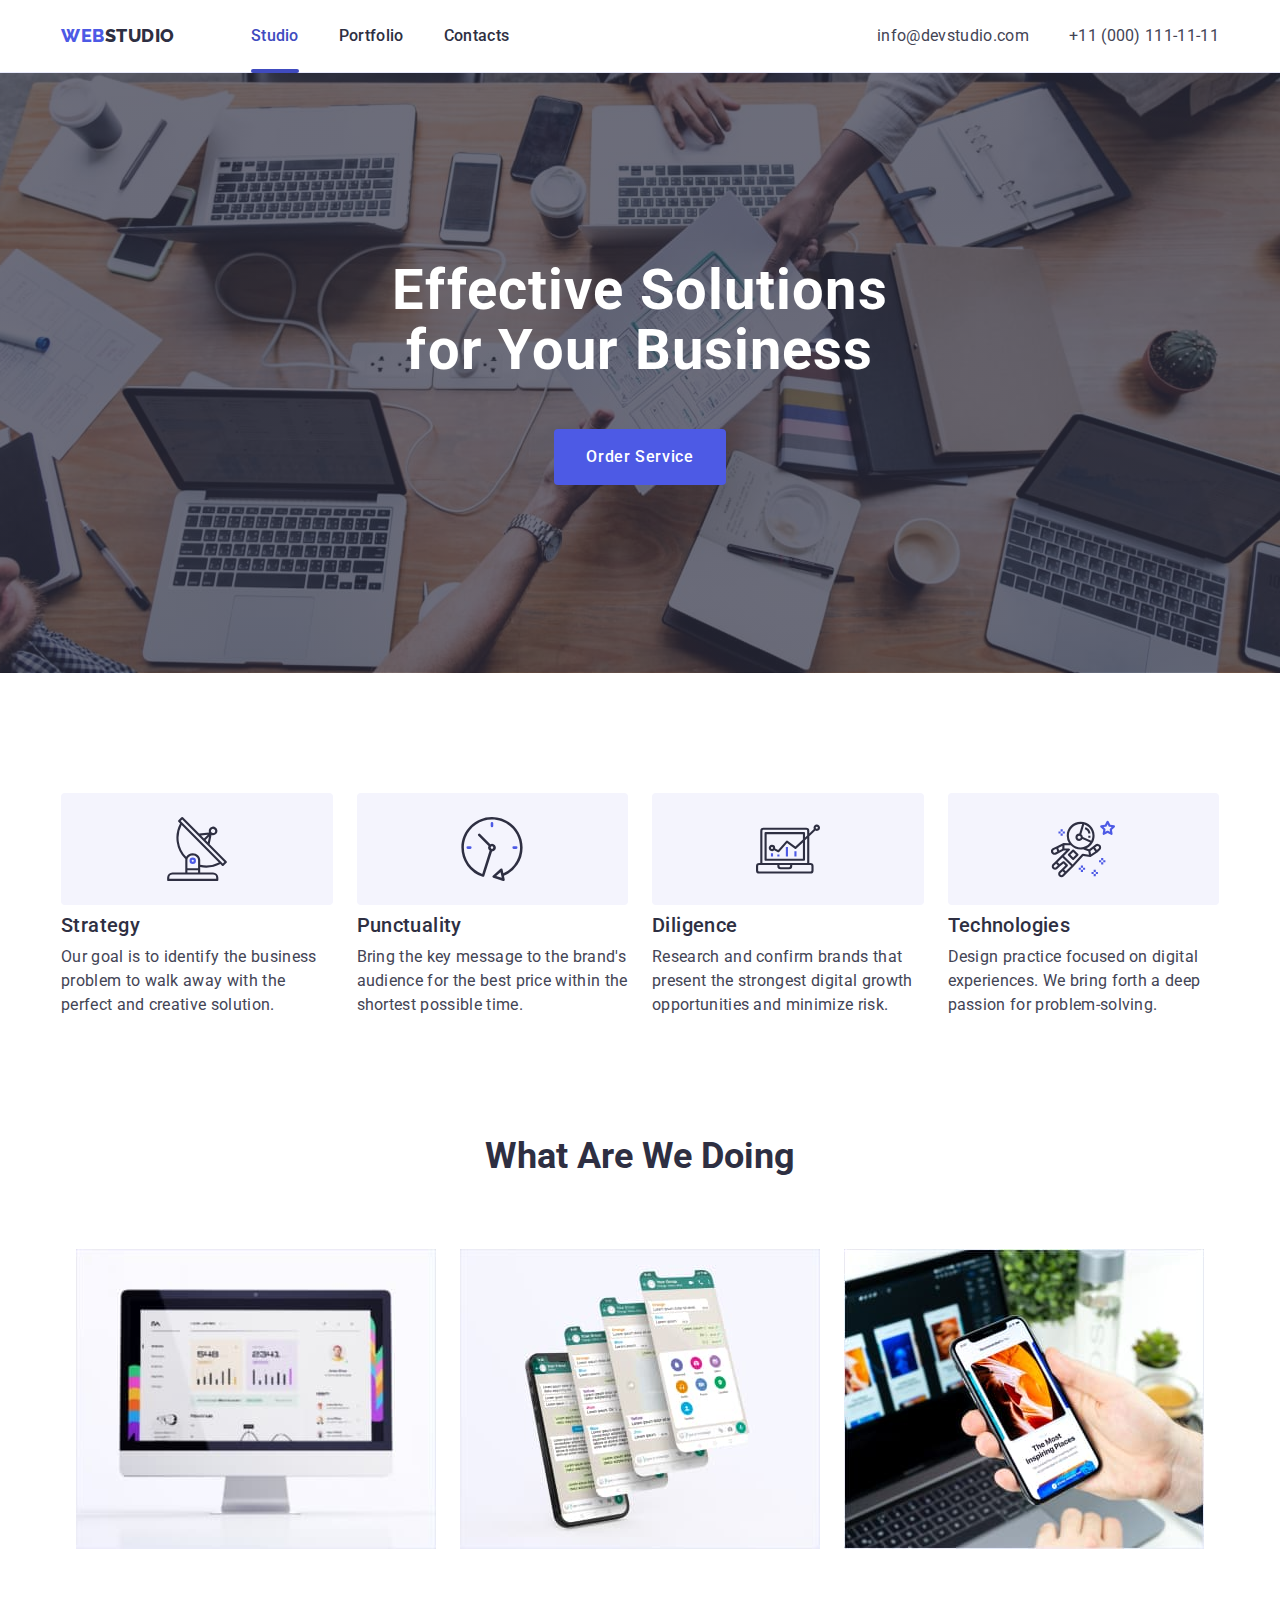
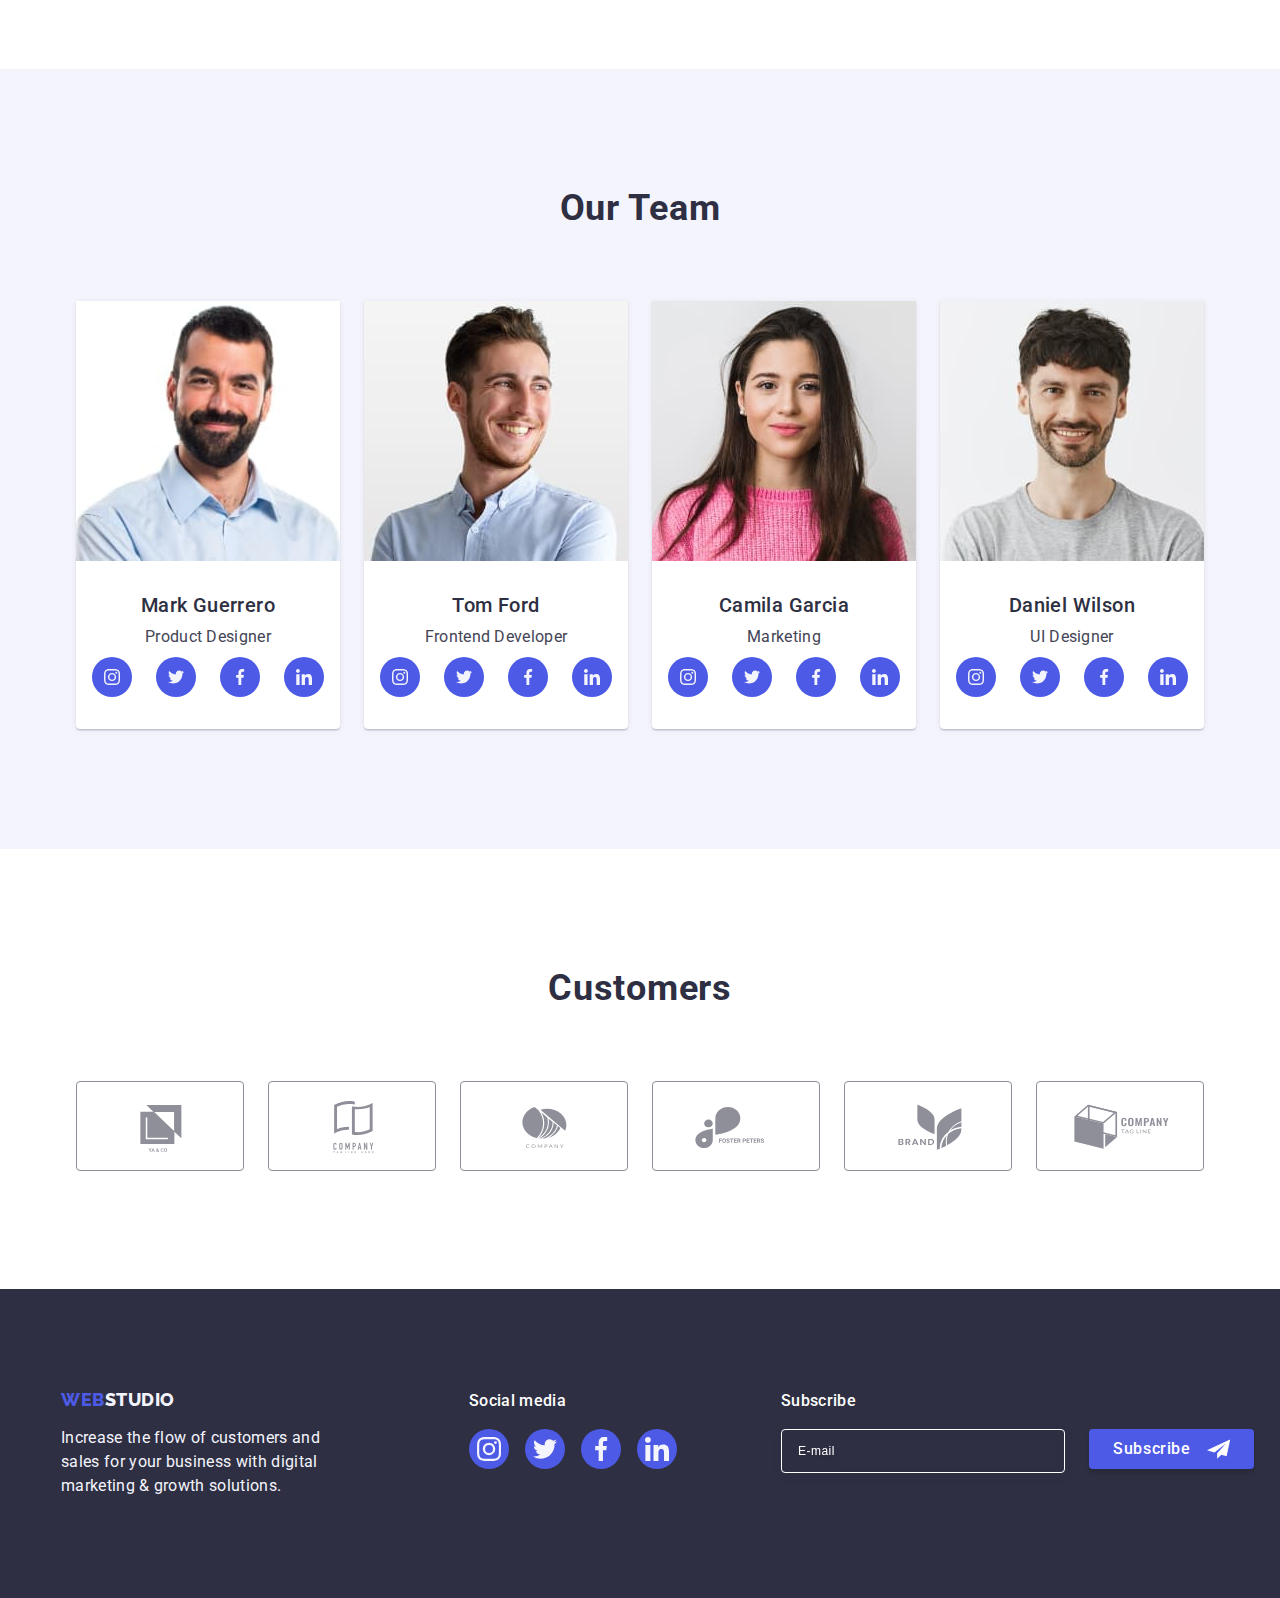
<file: index.html>
<!DOCTYPE html>
<html lang="en">

<head>
    <meta charset="UTF-8">
    <meta name="viewport" content="width=device-width, initial-scale=1.0">
    <title>Web Studio (Version 4.0)</title>

    <link rel="preconnect" href="https://fonts.googleapis.com">
    <link rel="preconnect" href="https://fonts.gstatic.com" crossorigin>

    <link
        href="https://fonts.googleapis.com/css2?family=Raleway:wght@800&family=Roboto:wght@400;500;700;900&display=swap"
        rel="stylesheet">

    <link rel="stylesheet" href="https://cdnjs.cloudflare.com/ajax/libs/modern-normalize/2.0.0/modern-normalize.min.css"
        integrity="sha512-4xo8blKMVCiXpTaLzQSLSw3KFOVPWhm/TRtuPVc4WG6kUgjH6J03IBuG7JZPkcWMxJ5huwaBpOpnwYElP/m6wg=="
        crossorigin="anonymous" referrerpolicy="no-referrer" />

    <link rel="stylesheet" href="./css/styles.css">
    <link rel="stylesheet" href="./css/media.css">
</head>

<body>

    <header class="header">
        <div class="container header-container">
            <nav class="header-nav">
                <a class="header-logo link " href="./index.html">Web<span class="header-logo-acssent">Studio</span></a>
                <ul class="header-menu list">
                    <li class="header-menu-imet"><a class="header-menu-list link current" href="./index.html">Studio</a>
                    </li>
                    <li class="header-menu-imet"><a class="header-menu-list link" href="./portfolio.html">Portfolio</a>
                    </li>
                    <li class="header-menu-imet"><a class="header-menu-list link" href="">Contacts</a></li>
                </ul>
            </nav>
            <address class="header-address-menu">
                <ul class="header-address list">
                    <li class="header-address-item"><a class="header-address-list link"
                            href="mailto:info@devstudio.com">info@devstudio.com</a></li>
                    <li class="header-address-item"><a class="header-address-list link" href="tel:+110001111111">+11
                            (000) 111-11-11</a></li>
                </ul>
            </address>
            <button type="button" class="header-but-icon" data-menu-open> 
                <svg class="header-button-icon" width="32" height="22">
                <use href="./images/icons.svg#icon-menu-hamburger"></use>
            </svg>
        </button>
        <div class="mob-menu is-hidden" data-menu>
            <div>
            <button type="button" class="mob-close-but" data-menu-close>
                <svg class="mob-close" width="8" height="8">
                    <use href="./images/icons.svg#icon-close-black-18dp-2-1"></use>
                </svg>
            </button>
            <nav>
            <ul class="mob-menu-nav list">
                <li class="mob-menu-imet"><a class="mob-menu-list link  mob-studio" href="./index.html">Studio</a>
                </li>
                <li class="mob-menu-imet"><a class="mob-menu-list link" href="./portfolio.html">Portfolio</a>
                </li>
                <li class="mob-menu-imet"><a class="mob-menu-list link" href="">Contacts</a>
                </li>
            </ul>
        </nav>
        </div>
            <div>
            <address class="mob-address-menu">
                <ul class="mob-address list">
                    <li class="mob-address-tel"><a class="mob-address-list link" href="tel:+110001111111">+11
                        (000) 111-11-11</a></li>
                    <li class="mob-address-mail"><a class="mob-address-list-tel link"
                            href="mailto:info@devstudio.com">info@devstudio.com</a></li>
                </ul>
            </address>
            <ul class="mob-social-list">
                <li class="mob-list-icon list">
                    <a class="mob-icon-link link" href="">
                        <svg class="mob-soclink-icon" width="24" height="24">
                            <use href="./images/icons.svg#icon-instagram-2"></use>
                        </svg>
                    </a>
                </li>
                <li class="mob-list-icon list">
                    <a class="mob-icon-link link" href="">
                        <svg class="mob-soclink-icon" width="24" height="24">
                            <use href="./images/icons.svg#icon-twitter-1"></use>
                        </svg>
                    </a>
                </li>
                <li class="mob-list-icon list">
                    <a class="mob-icon-link link" href="">
                        <svg class="mob-soclink-icon" width="24" height="24">
                            <use href="./images/icons.svg#icon-facebook-1"></use>
                        </svg>
                    </a>
                </li>
                <li class="mob-list-icon list">
                    <a class="mob-icon-link link" href="">
                        <svg class="mob-soclink-icon" width="24" height="24">
                            <use href="./images/icons.svg#icon-linkedin-1"></use>
                        </svg>
                    </a>
                </li>
            </ul>
        </div>
        </div>
        </div>
    </header>

    <main>
        <section class="hero">
            <div class="container container-hero">
                <h1 class="hero-title">Effective Solutions
                    for Your Business</h1>
                <button type="button" class="hero-button" data-modal-open>Order Service</button>
            </div>
        </section>
        <section class="benefits">
            <div class="container benefits-container">
                <h2 class="visually-hidden">principle</h2>
                <ul class="benefits-list list">
                    <li class="benefits-item">
                        <div class="benefits-icon">
                            <svg class="benefits-list-icon" width="64" height="64">
                                <use href="./images/icons.svg#icon-antenna-1"></use>
                            </svg>
                        </div>
                        <h3 class="benefits-subtitle">Strategy</h3>
                        <p class="benefits-item-text">Our goal is to identify the business
                            problem to walk away with the perfect and creative solution.
                        </p>
                    </li>
                    <li class="benefits-item">
                        <div class="benefits-icon">
                            <svg class="benefits-list-icon" width="64" height="64">
                                <use href="./images/icons.svg#icon-clock-1"></use>
                            </svg>
                        </div>
                        <h3 class="benefits-subtitle">Punctuality</h3>
                        <p class="benefits-item-text">
                            Bring the key message to the brand's audience for the best price within the shortest
                            possible time.
                        </p>
                    </li>
                    <li class="benefits-item">
                        <div class="benefits-icon">
                            <svg class="benefits-list-icon" width="64" height="64">
                                <use href="./images/icons.svg#icon-diagram-1"></use>
                            </svg>
                        </div>
                        <h3 class="benefits-subtitle">Diligence</h3>
                        <p class="benefits-item-text">
                            Research and confirm brands that present the strongest digital growth opportunities and
                            minimize risk.
                        </p>
                    </li>
                    <li class="benefits-item">
                        <div class="benefits-icon">
                            <svg class="benefits-list-icon" width="64" height="64">
                                <use href="./images/icons.svg#icon-astronaut-1"></use>
                            </svg>
                        </div>
                        <h3 class="benefits-subtitle">Technologies</h3>
                        <p class="benefits-item-text">
                            Design practice focused on digital experiences. We bring forth a deep passion for
                            problem-solving.
                        </p>
                    </li>
                </ul>
            </div>
        </section>
        <section class="doing">
            <div class="container doing-container">
                <h2 class="doing-subtitle">What are we doing</h2>
                <ul class="doing-list list">
                    <li class="doing-item">
                        <img 
                        srcset="
                        ./images/monitor.jpg 1x, 
                        ./images/img-1-2x.jpg 2x"
                        src="./images/monitor.jpg" alt="Monitor" width="360" class="doing-img" />
                    </li>
                    <li class="doing-item">
                        <img 
                        srcset="
                        ./images/skreen3.jpg 1x, 
                        ./images/img-2-2x.jpg 2x"
                        src="./images/skreen3.jpg" alt="skreen" width="360" class="doing-img" />
                    </li>
                    <li class="doing-item">
                        <img 
                        srcset="
                        ./images/imgphone.jpg 1x, 
                        ./images/img-3-2x.jpg 2x"
                        src="./images/imgphone.jpg" alt="imghpone" width="360" class="doing-img" />
                    </li>
                </ul>
            </div>
        </section>
        <section class="team">
            <div class="container team-container">
                <h2 class="team-title">Our Team</h2>
                <ul class="title-list list">
                    <li class="team-item">
                        <img 
                        srcset="
                        ./images/mark1.jpg 1x, 
                        ./images/mark1-2x.jpg 2x"
                        src="./images/mark1.jpg" alt="mark" width="264" height="260" />
                        <div class="subtitle-name">
                            <h3 class="team-subtitle">Mark Guerrero</h3>
                            <p class="team-subtitle-text">Product Designer</p>
                            <ul class="team-social-list">
                                <li class="team-list-icon list">
                                    <a class="team-icon-link link" href="">
                                        <svg class="team-soclink-icon" width="16" height="16">
                                            <use href="./images/icons.svg#icon-instagram-2"></use>
                                        </svg>
                                    </a>
                                </li>
                                <li class="team-list-icon list">
                                    <a class="team-icon-link link" href="">
                                        <svg class="team-soclink-icon" width="16" height="16">
                                            <use href="./images/icons.svg#icon-twitter-1"></use>
                                        </svg>
                                    </a>
                                </li>
                                <li class="team-list-icon list">
                                    <a class="team-icon-link link" href="">
                                        <svg class="team-soclink-icon" width="16" height="16">
                                            <use href="./images/icons.svg#icon-facebook-1"></use>
                                        </svg>
                                    </a>
                                </li>
                                <li class="team-list-icon list">
                                    <a class="team-icon-link link" href="">
                                        <svg class="team-soclink-icon" width="16" height="16">
                                            <use href="./images/icons.svg#icon-linkedin-1"></use>
                                        </svg>
                                    </a>
                                </li>
                            </ul>
                        </div>
                    </li>
                    <li class="team-item">
                        <img 
                        srcset="
                        ./images/tom1.jpg 1x, 
                        ./images/tom1-2x.jpg 2x"
                        src="./images/tom1.jpg" alt="tom" width="264" height="260" />
                        <div class="subtitle-name">
                            <h3 class="team-subtitle">Tom Ford</h3>
                            <p class="team-subtitle-text">Frontend Developer</p>
                            <ul class="team-social-list">
                                <li class="team-list-icon list">
                                    <a class="team-icon-link link" href="">
                                        <svg class="team-soclink-icon" width="16" height="16">
                                            <use href="./images/icons.svg#icon-instagram-2"></use>
                                        </svg>
                                    </a>
                                </li>
                                <li class="team-list-icon list"><a class="team-icon-link link" href="">
                                        <svg class="team-soclink-icon" width="16" height="16">
                                            <use href="./images/icons.svg#icon-twitter-1"></use>
                                        </svg>
                                    </a>
                                </li>
                                <li class="team-list-icon list"><a class="team-icon-link link" href="">
                                        <svg class="team-soclink-icon" width="16" height="16">
                                            <use href="./images/icons.svg#icon-facebook-1"></use>
                                        </svg>
                                    </a>
                                </li>
                                <li class="team-list-icon list"><a class="team-icon-link link" href="">
                                        <svg class="team-soclink-icon" width="16" height="16">
                                            <use href="./images/icons.svg#icon-linkedin-1"></use>
                                        </svg>
                                    </a>
                                </li>
                            </ul>
                        </div>
                    </li>
                    <li class="team-item">
                        <img 
                        srcset="
                        ./images/kamilla1.jpg 1x, 
                        ./images/kamilla1-2x.jpg 2x"
                        src="./images/kamilla1.jpg" alt="kamilla" width="264" height="260" />
                        <div class="subtitle-name">
                            <h3 class="team-subtitle">Camila Garcia</h3>
                            <p class="team-subtitle-text">Marketing</p>
                            <ul class="team-social-list">
                                <li class="team-list-icon list">
                                    <a class="team-icon-link link" href="">
                                        <svg class="team-soclink-icon" width="16" height="16">
                                            <use href="./images/icons.svg#icon-instagram-2"></use>
                                        </svg>
                                    </a>
                                </li>
                                <li class="team-list-icon list"><a class="team-icon-link link" href="">
                                        <svg class="team-soclink-icon" width="16" height="16">
                                            <use href="./images/icons.svg#icon-twitter-1"></use>
                                        </svg>
                                    </a></li>
                                <li class="team-list-icon list"><a class="team-icon-link link" href="">
                                        <svg class="team-soclink-icon" width="16" height="16">
                                            <use href="./images/icons.svg#icon-facebook-1"></use>
                                        </svg>
                                    </a></li>
                                <li class="team-list-icon list"><a class="team-icon-link link" href="">
                                        <svg class="team-soclink-icon" width="16" height="16">
                                            <use href="./images/icons.svg#icon-linkedin-1"></use>
                                        </svg>
                                    </a></li>
                            </ul>
                        </div>
                    </li>
                    <li class="team-item">
                        <img 
                        srcset="
                        ./images/daniel11.jpg 1x, 
                        ./images/daniel11-2x.jpg 2x"
                        src="./images/daniel11.jpg" alt="daniel" width="264" height="260" />
                        <div class="subtitle-name">
                            <h3 class="team-subtitle">Daniel Wilson</h3>
                            <p class="team-subtitle-text">UI Designer</p>
                            <ul class="team-social-list">
                                <li class="team-list-icon list">
                                    <a class="team-icon-link link" href="">
                                        <svg class="team-soclink-icon" width="16" height="16">
                                            <use href="./images/icons.svg#icon-instagram-2"></use>
                                        </svg>
                                    </a>
                                </li>
                                <li class="team-list-icon list"><a class="team-icon-link link" href="">
                                        <svg class="team-soclink-icon" width="16" height="16">
                                            <use href="./images/icons.svg#icon-twitter-1"></use>
                                        </svg>
                                    </a></li>
                                <li class="team-list-icon list"><a class="team-icon-link link" href="">
                                        <svg class="team-soclink-icon" width="16" height="16">
                                            <use href="./images/icons.svg#icon-facebook-1"></use>
                                        </svg>
                                    </a></li>
                                <li class="team-list-icon list"><a class="team-icon-link link" href="">
                                        <svg class="team-soclink-icon" width="16" height="16">
                                            <use href="./images/icons.svg#icon-linkedin-1"></use>
                                        </svg>
                                    </a></li>
                            </ul>
                        </div>
                    </li>
                </ul>
            </div>
        </section>
        <section class="customers-block">
            <div class="container">
                <h2 class="customers-title">Customers</h2>
                <ul class="customers-list list">
                    <li class="customers-item ">
                        <a class="customers-link link" href="">
                            <svg class="customers-icon" width="104" height="56">
                                <use href="./images/icons.svg#icon-Logo"></use>
                            </svg>
                        </a>
                    </li>
                    <li class="customers-item">
                        <a class="customers-link link" href="">
                            <svg class="customers-icon" width="104" height="56">
                                <use href="./images/icons.svg#icon-Logo1"></use>
                            </svg>
                        </a>
                    </li>
                    <li class="customers-item">
                        <a class="customers-link link" href="">
                            <svg class="customers-icon" width="104" height="56">
                                <use href="./images/icons.svg#icon-Logo2"></use>
                            </svg>
                        </a>
                    </li>
                    <li class="customers-item">
                        <a class="customers-link link" href="">
                            <svg class="customers-icon" width="104" height="56">
                                <use href="./images/icons.svg#icon-Logo3"></use>
                            </svg>
                        </a>
                    </li>
                    <li class="customers-item">
                        <a class="customers-link link" href="">
                            <svg class="customers-icon" width="104" height="56">
                                <use href="./images/icons.svg#icon-Logo4"></use>
                            </svg>
                        </a>
                    </li>
                    <li class="customers-item">
                        <a class="customers-link link" href="">
                            <svg class="customers-icon" width="104" height="56">
                                <use href="./images/icons.svg#icon-Logo5"></use>
                            </svg>
                        </a>
                    </li>
                </ul>
            </div>
        </section>
    </main>
    <footer id="footer" class="footer">
        <div class="container-foot container">
            <div class="container-footer">
                <a class="footer-logo link" href="./index.html">Web<span class="footer-logo-acssent">Studio</span></a>
                <p class="footer-text">
                    Increase the flow of customers and sales for your business with digital marketing & growth
                    solutions.
                </p>
            </div>
            <div class="footer-social">
                <p class="footer-social-text">Social media</p>
                <ul class="footer-social-list">
                    <li class="footer-list-icon list">
                        <a class="footer-icon-link link" href="">
                            <svg class="footer-soclink-icon" width="24" height="24">
                                <use href="./images/icons.svg#icon-instagram-2"></use>
                            </svg>
                        </a>
                    </li>
                    <li class="footer-list-icon list">
                        <a class="footer-icon-link link" href="">
                            <svg class="footer-soclink-icon" width="24" height="24">
                                <use href="./images/icons.svg#icon-twitter-1"></use>
                            </svg>
                        </a>
                    </li>
                    <li class="footer-list-icon list">
                        <a class="footer-icon-link link" href="">
                            <svg class="footer-soclink-icon" width="24" height="24">
                                <use href="./images/icons.svg#icon-facebook-1"></use>
                            </svg>
                        </a>
                    </li>
                    <li class="footer-list-icon list">
                        <a class="footer-icon-link link" href="">
                            <svg class="footer-soclink-icon" width="24" height="24">
                                <use href="./images/icons.svg#icon-linkedin-1"></use>
                            </svg>
                        </a>
                    </li>
                </ul>
            </div>
            <div class="footer-form">
                <p class="footer-email-text">Subscribe</p>
                <form name="E-mail" class="footer-email">
                    <label for="email-label" class="footer-label">
                        <input type="email" name="email" class="footer-input-email" 
                        placeholder="E-mail"
                            id="email-label"/></label>
                        <button type="submit" class="button-footer">Subscribe
                            <svg class="footer-icon-send" width="24" height="24">
                                <use href="./images/icons.svg#icon-Frame-3-1"></use>
                            </svg>
                        </button>
                        </form>
            </div>
        </div>
    </footer>

    <div class="backqgroup is-hidden" data-modal>
        <div class="modal">
            <button type="button" class="modal-close-button" data-modal-close>
                <svg class="data-modal-close" width="8" height="8">
                    <use href="./images/icons.svg#icon-close-black-18dp-2-1"></use>
                </svg>
            </button>
            <p class="modal-title">Leave your contacts and we will call you back</p>
            <form>
                <div class="modal-field">
                    <label for="user-name" class="input-label">Name</label>
                    <div class="input-wrap">
                        <input type="text" name="user-name" class="modal-input" placeholder="Enter name"
                            id="user-name" />
                        <svg class="modal-field-icon" width="18" height="24">
                            <use href="./images/icons.svg#icon-person"></use>
                        </svg>
                    </div>
                </div>
                <div class="modal-field">
                    <label for="user-phone" class="input-label">Phone</label>
                    <div class="input-wrap">
                        <input type="tel" name="user-phone" class="modal-input" placeholder="Enter phone"
                            id="user-phone" />
                        <svg class="modal-field-icon" width="18" height="24">
                            <use href="./images/icons.svg#icon-phone"></use>
                        </svg>
                    </div>
                </div>
                <div class="modal-field">
                    <label for="user-email" class="input-label">Email</label>
                    <div class="input-wrap">
                        <input type="email" name="user-email" class="modal-input" placeholder="Enter email"
                            id="user-email" />
                        <svg class="modal-field-icon" width="18" height="24">
                            <use href="./images/icons.svg#icon-email"></use>
                        </svg>
                    </div>
                </div>
                <div class="modal-field-comm">
                    <label for="user-comment" class="input-label">Comment</label>
                    <textarea name="user-comment" id="user-comment" class="modal-textarea" cols="30" rows="10"
                        placeholder="Text input"></textarea>
                </div>
                <div class="modal-check">
                    <input type="checkbox" name="user-privacy" 
                    id="user-privacy" value="true" 
                    class="input-checkbox visually-hidden"/>
                    <label for="user-privacy" class="user-check-text">
                        <span class="modal-span">
                            <svg class="chek-icon" width="10" height="8">
                                <use href="./images/icons.svg#icon-Vector1">
                                </use>
                            </svg>
                        </span>
                        I accept the terms and conditions of the
                        <a href="" class="privacy-policy">Privacy Policy</a>
                    </label>
                </div>
                <button type="submit" class="button-modal">Send</button>
            </form>
        </div>
    </div>

    <script src="./js/modal.js"></script>
    <script src="./js/mobile-menu.js"></script>

</body>


</html>
</file>
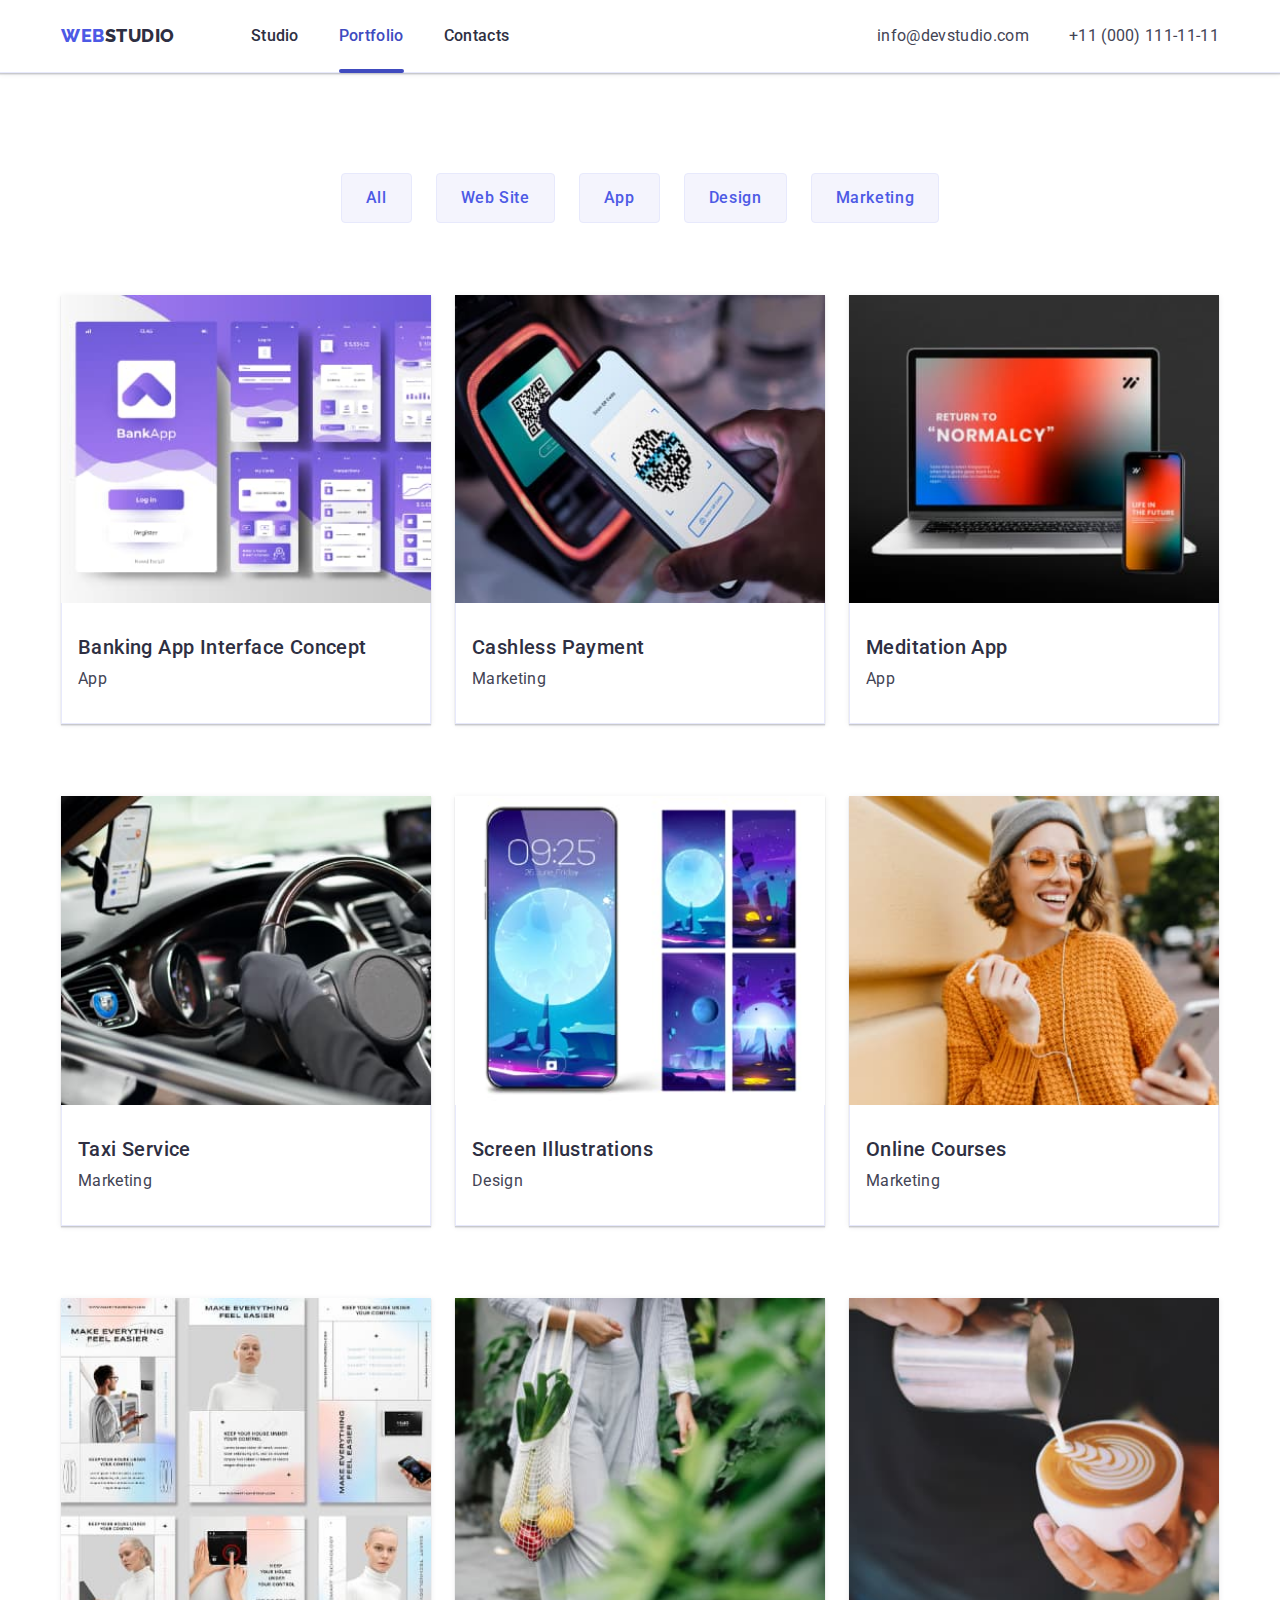
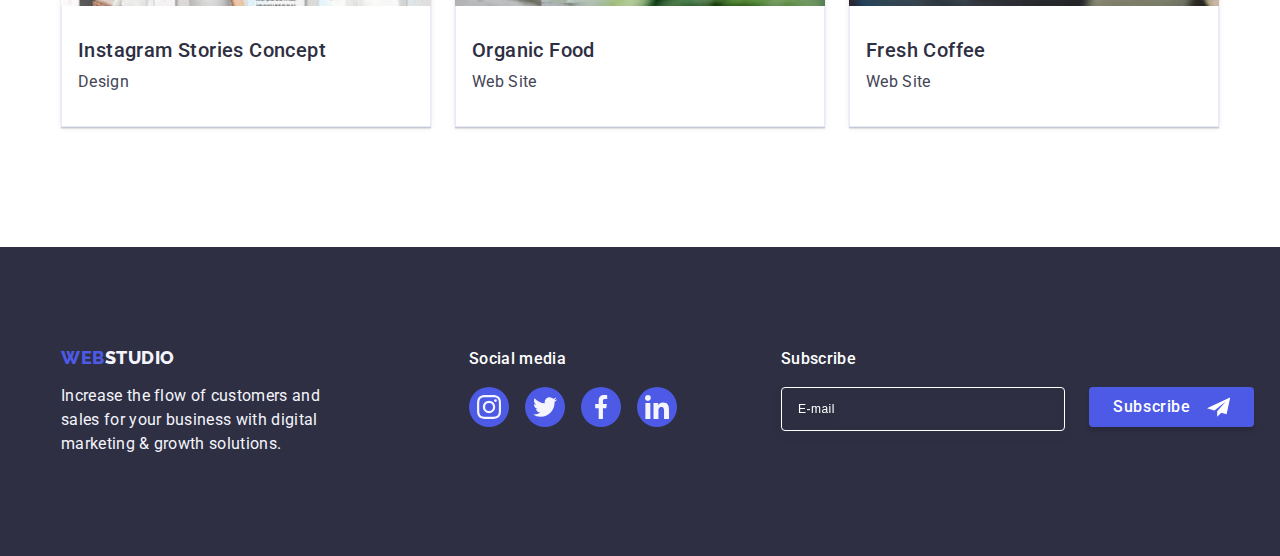
<file: portfolio.html>
<!DOCTYPE html>
<html lang="en">

<head>
    <meta charset="UTF-8">
    <meta name="viewport" content="width=device-width, initial-scale=1.0">
    <title>Portfolio</title>
    <link rel="preconnect" href="https://fonts.googleapis.com">
    <link rel="preconnect" href="https://fonts.gstatic.com" crossorigin>

    <link
        href="https://fonts.googleapis.com/css2?family=Raleway:wght@800&family=Roboto:wght@400;500;700;900&display=swap"
        rel="stylesheet">

    <link rel="stylesheet" href="https://cdnjs.cloudflare.com/ajax/libs/modern-normalize/2.0.0/modern-normalize.min.css"
        integrity="sha512-4xo8blKMVCiXpTaLzQSLSw3KFOVPWhm/TRtuPVc4WG6kUgjH6J03IBuG7JZPkcWMxJ5huwaBpOpnwYElP/m6wg=="
        crossorigin="anonymous" referrerpolicy="no-referrer" />

    <link rel="stylesheet" href="./css/styles.css">
    <link rel="stylesheet" href="./css/media.css">
</head>

<body>
    <header class="header">
        <div class="container header-container">
            <nav class="header-nav">
                <a class="header-logo link" href="./index.html">Web<span class="header-logo-acssent">Studio</span></a>
                <ul class="header-menu list">
                    <li class="header-menu-imet"><a class="header-menu-list link" href="./index.html">Studio</a></li>
                    <li class="header-menu-imet"><a class="header-menu-list link current"
                            href="./portfolio.html">Portfolio</a></li>
                    <li class="header-menu-imet"><a class="header-menu-list link " href="">Contacts</a></li>
                </ul>
            </nav>
            <address class="header-address">
                <ul class="header-address list">
                    <li class="header-address-item"><a class="header-address-list link"
                            href="mailto:info@devstudio.com">info@devstudio.com</a></li>
                    <li class="header-address-item"><a class="header-address-list link" href="tel:+110001111111">+11
                            (000) 111-11-11</a></li>
                </ul>
            </address>
            <button type="button" class="header-but-icon" data-menu-open> 
                <svg class="header-button-icon" width="32" height="22">
                <use href="./images/icons.svg#icon-menu-hamburger"></use>
            </svg>
        </button>
        <div class="mob-menu is-hidden" data-menu>
            <div>
            <button type="button" class="mob-close-but" data-menu-close>
                <svg class="mob-close" width="8" height="8">
                    <use href="./images/icons.svg#icon-close-black-18dp-2-1"></use>
                </svg>
            </button>
            <ul class="mob-menu-nav list">
                <li class="mob-menu-imet"><a class="mob-menu-list link current" href="./index.html">Studio</a>
                </li>
                <li class="mob-menu-imet"><a class="mob-menu-list link" href="./portfolio.html">Portfolio</a>
                </li>
                <li class="mob-menu-imet"><a class="mob-menu-list link" href="">Contacts</a>
                </li>
            </ul>
        </div>
            <div>
            <address class="mob-address-menu">
                <ul class="mob-address list">
                    <li class="mob-address-tel"><a class="mob-address-list link" href="tel:+110001111111">+11
                        (000) 111-11-11</a></li>
                    <li class="mob-address-mail"><a class="mob-address-list-tel link"
                            href="mailto:info@devstudio.com">info@devstudio.com</a></li>
                </ul>
            </address>
            <ul class="mob-social-list">
                <li class="mob-list-icon list">
                    <a class="mob-icon-link link" href="">
                        <svg class="mob-soclink-icon" width="24" height="24">
                            <use href="./images/icons.svg#icon-instagram-2"></use>
                        </svg>
                    </a>
                </li>
                <li class="mob-list-icon list">
                    <a class="mob-icon-link link" href="">
                        <svg class="mob-soclink-icon" width="24" height="24">
                            <use href="./images/icons.svg#icon-twitter-1"></use>
                        </svg>
                    </a>
                </li>
                <li class="mob-list-icon list">
                    <a class="mob-icon-link link" href="">
                        <svg class="mob-soclink-icon" width="24" height="24">
                            <use href="./images/icons.svg#icon-facebook-1"></use>
                        </svg>
                    </a>
                </li>
                <li class="mob-list-icon list">
                    <a class="mob-icon-link link" href="">
                        <svg class="mob-soclink-icon" width="24" height="24">
                            <use href="./images/icons.svg#icon-linkedin-1"></use>
                        </svg>
                    </a>
                </li>
            </ul>
        </div>
        </div>
            
        </div>
    </header>

    <main>
        <section class="button">
            <div class="container">
                <h1 class=" menu-button visually-hidden">btn</h1>
                <ul class="button-list list">
                    <li class="button-item"><button type="button" class="button-main">All</button></li>
                    <li class="button-item"><button type="button" class="button-main">Web Site</button></li>
                    <li class="button-item"><button type="button" class="button-main">App</button></li>
                    <li class="button-item"><button type="button" class="button-main">Design</button></li>
                    <li class="button-item"><button type="button" class="button-main">Marketing</button></li>
                </ul>
                <ul class="content-list list">
                    <li class="content-item">
                        <a href="content-dodatkov" class="content-dodatkov link">
                            <div class="content-block">
                                <picture>
                                    <source
                                    srcset="
                                    ./images/banking-app-interface-concept.jpg 1x,
                                    ./images/banking-app-interface-concept-2x.jpg 2x
                                    "
                                    media="(min-width: 1158px)">
                                    <source
                                    srcset="
                                    ./images/banking-app-interface-concept-tab.jpg 1x,
                                    ./images/banking-app-interface-concept-tab-2x.jpg 2x
                                    "
                                    media="(min-width: 768px)">
                                    <source
                                    srcset="
                                    ./images/banking-app-interface-concept-mob.jpg 1x,
                                    ./images/banking-app-interface-concept-mob-2x.jpg 2x
                                    "
                                    media="(min-width: 320px)">
                                    <img src="./images/banking-app-interface-concept.jpg"
                                    alt="banking-app-interface-concept" width="396" class="content-img" />
                                </picture>
                                <p class="content-text-over">14 Stylish and User-Friendly App Design Concepts · Task
                                    Manager App · Calorie Tracker App · Exotic Fruit Ecommerce App · Cloud Storage App
                                </p>
                            </div>
                            <div class="content-text-bort">
                                <h2 class="content-subtitle">Banking App Interface Concept</h2>
                                <p class="content-text">App</p>
                            </div>
                        </a>
                    </li>
                    <li class="content-item">
                        <a href="content-dodatkov" class="content-dodatkov link">
                            <div class="content-block">
                                <picture>
                                    <source
                                    srcset="
                                    ./images/cashless-payment.jpg 1x,
                                    ./images/cashless-payment-2x.jpg 2x
                                    "
                                    media="(min-width: 1158px)">
                                    <source
                                    srcset="
                                    ./images/cashless-payment-tab.jpg 1x,
                                    ./images/cashless-payment-tab-2x.jpg 2x
                                    "
                                    media="(min-width: 768px)">
                                    <source
                                    srcset="
                                    ./images/cashless-payment-mob.jpg 1x,
                                    ./images/cashless-payment-mob-2x.jpg 2x
                                    "
                                    media="(min-width: 320px)">
                                    <img src="./images/cashless-payment.jpg" alt="cashless-payment" width="396"
                                    class="content-img" />
                                </picture>
                                <p class="content-text-over">14 Stylish and User-Friendly App Design Concepts · Task
                                    Manager App · Calorie Tracker App · Exotic Fruit Ecommerce App · Cloud Storage App
                                </p>
                            </div>
                            <div class="content-text-bort">
                                <h2 class="content-subtitle">Cashless Payment</h2>
                                <p class="content-text">Marketing</p>
                            </div>
                        </a>
                    </li>
                    <li class="content-item">
                        <a href="content-dodatkov" class="content-dodatkov link">
                            <div class="content-block">
                                <picture>
                                    <source
                                    srcset="
                                    ./images//meditation-app.jpg 1x,
                                    ./images//meditation-app-2x.jpg 2x
                                    "
                                    media="(min-width: 1158px)">
                                    <source
                                    srcset="
                                    ./images//meditation-app-tab.jpg 1x,
                                    ./images//meditation-app-tab-2x.jpg 2x
                                    "
                                    media="(min-width: 768px)">
                                    <source
                                    srcset="
                                    ./images//meditation-app-mob.jpg 1x,
                                    ./images//meditation-app-mob-2x.jpg 2x
                                    "
                                    media="(min-width: 320px)">
                                    <img src="./images/meditation-app.jpg" alt="meditation-app" width="396"
                                    class="content-img" />
                                </picture>
                                <p class="content-text-over">14 Stylish and User-Friendly App Design Concepts · Task
                                    Manager App · Calorie Tracker App · Exotic Fruit Ecommerce App · Cloud Storage App
                                </p>
                            </div>
                            <div class="content-text-bort">
                                <h2 class="content-subtitle">Meditation App</h2>
                                <p class="content-text">App</p>
                            </div>
                        </a>
                    </li>
                    <li class="content-item">
                        <a href="content-dodatkov" class="content-dodatkov link">
                            <div class="content-block">
                                <picture>
                                    <source
                                    srcset="
                                    ./images/taxi-service.jpg 1x,
                                    ./images/taxi-service-2x.jpg 2x
                                    "
                                    media="(min-width: 1158px)">
                                    <source
                                    srcset="
                                    ./images/taxi-service-tab.jpg 1x,
                                    ./images/taxi-service-tab-2x.jpg 2x
                                    "
                                    media="(min-width: 768px)">
                                    <source
                                    srcset="
                                    ./images/taxi-service-mob.jpg 1x,
                                    ./images/taxi-service-mob-2x.jpg 2x
                                    "
                                    media="(min-width: 320px)">
                                    <img src="./images/taxi-service.jpg" alt="taxi-service" width="396"
                                    class="content-img" />
                                </picture>
                                <p class="content-text-over">14 Stylish and User-Friendly App Design Concepts · Task
                                    Manager App · Calorie Tracker App · Exotic Fruit Ecommerce App · Cloud Storage App
                                </p>
                            </div>
                            <div class="content-text-bort">
                                <h2 class="content-subtitle">Taxi Service</h2>
                                <p class="content-text">Marketing</p>
                            </div>
                        </a>
                    </li>
                    <li class="content-item">
                        <a href="content-dodatkov" class="content-dodatkov link">
                            <div class="content-block">
                                <picture>
                                    <source
                                    srcset="
                                    ./images/screen-illustrations.jpg 1x,
                                    ./images/screen-illustrations-2x.jpg 2x
                                    "
                                    media="(min-width: 1158px)">
                                    <source
                                    srcset="
                                    ./images/screen-illustrations-tab.jpg 1x,
                                    ./images/screen-illustrations-tab-2x.jpg 2x
                                    "
                                    media="(min-width: 768px)">
                                    <source
                                    srcset="
                                    ./images/screen-illustrations-mob.jpg 1x,
                                    ./images/screen-illustrations-mob-2x.jpg 2x
                                    "
                                    media="(min-width: 320px)">
                                    <img src="./images/screen-illustrations.jpg" alt="screen-illustrations"
                                    width="396" class="content-img" />
                                </picture>
                                <p class="content-text-over">14 Stylish and User-Friendly App Design Concepts · Task
                                    Manager App · Calorie Tracker App · Exotic Fruit Ecommerce App · Cloud Storage App
                                </p>
                            </div>
                            <div class="content-text-bort">
                                <h2 class="content-subtitle">Screen Illustrations</h2>
                                <p class="content-text">Design</p>
                            </div>
                        </a>
                    </li>
                    <li class="content-item">
                        <a href="content-dodatkov" class="content-dodatkov link">
                            <div class="content-block">
                                <picture>
                                    <source
                                    srcset="
                                    ./images/online-courses.jpg 1x,
                                    ./images/online-courses-2x.jpg 2x
                                    "
                                    media="(min-width: 1158px)">
                                    <source
                                    srcset="
                                    ./images/online-courses-tab.jpg 1x,
                                    ./images/online-courses-tab-2x.jpg 2x
                                    "
                                    media="(min-width: 768px)">
                                    <source
                                    srcset="
                                    ./images/online-courses-mob.jpg 1x,
                                    ./images/online-courses-mob-2x.jpg 2x
                                    "
                                    media="(min-width: 320px)">
                                    <img src="./images/online-courses.jpg" alt="online-courses" width="396"
                                        class="content-img" />
                                </picture>
                                <p class="content-text-over">14 Stylish and User-Friendly App Design Concepts · Task
                                    Manager App · Calorie Tracker App · Exotic Fruit Ecommerce App · Cloud Storage App
                                </p>
                            </div>
                            <div class="content-text-bort">
                                <h2 class="content-subtitle">Online Courses</h2>
                                <p class="content-text">Marketing</p>
                            </div>
                        </a>
                    </li>
                    <li class="content-item">
                        <a href="content-dodatkov" class="content-dodatkov link">
                            <div class="content-block">
                                <picture>
                                    <source
                                    srcset="
                                    ./images/instagram-stories-concept.jpg 1x,
                                    ./images/instagram-stories-concept-2x.jpg 2x
                                    "
                                    media="(min-width: 1158px)">
                                    <source
                                    srcset="
                                    ./images/instagram-stories-concept-tab.jpg 1x,
                                    ./images/instagram-stories-concept-tab-2x.jpg 2x
                                    "
                                    media="(min-width: 768px)">
                                    <source
                                    srcset="
                                    ./images/instagram-stories-concept-mob.jpg 1x,
                                    ./images/instagram-stories-concept-mob-2x.jpg 2x
                                    "
                                    media="(min-width: 320px)">
                                    <img src="./images/instagram-stories-concept.jpg" alt="instagram-stories-concept"
                                    width="396" class="content-img" />
                                </picture>
                                <p class="content-text-over">14 Stylish and User-Friendly App Design Concepts · Task
                                    Manager App · Calorie Tracker App · Exotic Fruit Ecommerce App · Cloud Storage App
                                </p>
                            </div>
                            <div class="content-text-bort">
                                <h2 class="content-subtitle">Instagram Stories Concept</h2>
                                <p class="content-text">Design</p>
                            </div>
                        </a>
                    </li>
                    <li class="content-item">
                        <a href="content-dodatkov" class="content-dodatkov link">
                            <div class="content-block">
                                <picture>
                                    <source
                                    srcset="
                                    ./images/organic-food.jpg 1x,
                                    ./images/organic-food-2x.jpg 2x
                                    "
                                    media="(min-width: 1158px)">
                                    <source
                                    srcset="
                                    ./images/organic-food-tab.jpg 1x,
                                    ./images/organic-food-tab-2x.jpg 2x
                                    "
                                    media="(min-width: 768px)">
                                    <source
                                    srcset="
                                    ./images/organic-food-mob.jpg 1x,
                                    ./images/organic-food-mob-2x.jpg 2x
                                    "
                                    media="(min-width: 320px)">
                                    <img src="./images/organic-food.jpg" alt="organic-food" width="396"
                                        class="content-img" />
                                </picture>
                                <p class="content-text-over">14 Stylish and User-Friendly App Design Concepts · Task
                                    Manager App · Calorie Tracker App · Exotic Fruit Ecommerce App · Cloud Storage App
                                </p>
                            </div>
                            <div class="content-text-bort">
                                <h2 class="content-subtitle">Organic Food</h2>
                                <p class="content-text">Web Site</p>
                            </div>
                        </a>
                    </li>
                    <li class="content-item">
                        <a href="content-dodatkov" class="content-dodatkov link">
                            <div class="content-block">
                                <picture>
                                    <source
                                    srcset="
                                    ./images/fresh-coffee.jpg 1x,
                                    ./images/fresh-coffee-2x.jpg 2x
                                    "
                                    media="(min-width: 1158px)">
                                    <source
                                    srcset="
                                    ./images/fresh-coffee-tab.jpg 1x,
                                    ./images/fresh-coffee-tab-2x.jpg 2x
                                    "
                                    media="(min-width: 768px)">
                                    <source
                                    srcset="
                                    ./images/fresh-coffee-mob.jpg 1x,
                                    ./images/fresh-coffee-mob-2x.jpg 2x
                                    "
                                    media="(min-width: 320px)">
                                    <img src="./images/fresh-coffee.jpg" alt="fresh-coffee" width="396"
                                        class="content-img" />
                                </picture>
                                <p class="content-text-over">14 Stylish and User-Friendly App Design Concepts · Task
                                    Manager App · Calorie Tracker App · Exotic Fruit Ecommerce App · Cloud Storage App
                                </p>
                            </div>
                            <div class="content-text-bort">
                                <h2 class="content-subtitle">Fresh Coffee</h2>
                                <p class="content-text">Web Site</p>
                            </div>
                        </a>
                    </li>
                </ul>
            </div>
        </section>
    </main>
    <footer id="footer" class="footer">
        <div class="container-foot container">
            <div class="container-footer">
                <a class="footer-logo link" href="./index.html">Web<span class="footer-logo-acssent">Studio</span></a>
                <p class="footer-text">
                    Increase the flow of customers and sales for your business with digital marketing & growth
                    solutions.
                </p>
            </div>
            <div class="footer-social">
                <p class="footer-social-text">Social media</p>
                <ul class="footer-social-list">
                    <li class="footer-list-icon list">
                        <a class="footer-icon-link link" href="">
                            <svg class="footer-soclink-icon" width="24" height="24">
                                <use href="./images/icons.svg#icon-instagram-2"></use>
                            </svg>
                        </a>
                    </li>
                    <li class="footer-list-icon list">
                        <a class="footer-icon-link link" href="">
                            <svg class="footer-soclink-icon" width="24" height="24">
                                <use href="./images/icons.svg#icon-twitter-1"></use>
                            </svg>
                        </a>
                    </li>
                    <li class="footer-list-icon list">
                        <a class="footer-icon-link link" href="">
                            <svg class="footer-soclink-icon" width="24" height="24">
                                <use href="./images/icons.svg#icon-facebook-1"></use>
                            </svg>
                        </a>
                    </li>
                    <li class="footer-list-icon list">
                        <a class="footer-icon-link link" href="">
                            <svg class="footer-soclink-icon" width="24" height="24">
                                <use href="./images/icons.svg#icon-linkedin-1"></use>
                            </svg>
                        </a>
                    </li>
                </ul>
            </div>
            <div class="footer-form">
                <p class="footer-email-text">Subscribe</p>
                <form name="E-mail" class="footer-email">
                    <label for="email-label" class="footer-label">
                        <input type="email" name="email" class="footer-input-email" 
                        placeholder="E-mail"
                            id="email-label"/></label>
                        <button type="submit" class="button-footer">Subscribe
                            <svg class="footer-icon-send" width="24" height="24">
                                <use href="./images/icons.svg#icon-Frame-3-1"></use>
                            </svg>
                        </button>
                        </form>
            </div>
        </div>
    </footer>
    <script src="./js/mobile-menu.js"></script>
</body>

</html>
</file>
<file: css/styles.css>
:root {
    --primary-white: #ffffff;
    --primary-brand-iris: #4D5AE5;
    --pressed-state-ocean: #404BBF;
    --navi-blue: #2E2F42;
    --green-color: #31D0AA;
    --slate-color: #434455;
    --cloud-color: #F4F4FD;
    --light-slate-color: #8e8f99;
    --cornflower-color: #e7e9fc;
    --dairy-color: #fcfcfc;
}

p, h1, h2, h3, h4, h5, h6 {
    margin-top: 0;
    margin-bottom: 0;
}
ul, ol {
    margin-top: 0;
    margin-bottom: 0;
    padding-left: 0;
}

img {
    height: auto;
    max-width: 100%;
    display: block;
}

.container { 
    /* max-width: 1158px;
    padding-left:  15px;
    padding-right:  15px; */
    margin-left: auto;
    margin-right: auto;
    }


body {
    font-family: "Roboto", sans-serif;
    color: var(--slate-color);
    background-color: var(--primary-white);
    margin: auto 0;
}
.visually-hidden {
    position: absolute;
    width: 1px;
    height: 1px;
    margin: -1px;
    border: 0;
    padding: 0;
    white-space: nowrap;
    clip-path: inset(100%);
    clip: rect(0 0 0 0);
    overflow: hidden;
    }

.link {
    text-decoration: none;
    font-style: normal;
}

.list {
    list-style-type: none;
}

/* .no-scroll {
    overflow: hidden;
} */

/*-------HEADER-------*/

.header {
    border-bottom: 1px solid var(--cornflower-color);
    background: var(--primary-white);
    box-shadow: 0px 2px 1px rgba(46, 47, 66, 0.08), 0px 1px 1px rgba(46, 47, 66, 0.16), 0px 1px 6px rgba(46, 47, 66, 0.08);
}

.header-container {
    display: flex;
    align-items: center;
    justify-content: space-between;
}

.header-logo {
    color: var(--primary-brand-iris);
    font-size: 18px;
    font-family: "Raleway", sans-serif;
    font-weight: 800;
    line-height: 1.17;
    letter-spacing: 0.03em;
    text-transform: uppercase;
    display: block;
    padding: 24px 0;
    /* margin-right: 76px; */
}

.header-logo-acssent {
    color:var(--navi-blue);
    font-size: 18px;
    font-family: Raleway, sans-serif;
    font-weight: 800;
    line-height: 1.17;
    letter-spacing: 0.03em;
    text-transform: uppercase;
}

.header-menu {
    display: none;
}

.header-address {
    display: none;
}

.header-but-icon {
    border: none;
    background-color: white;
    padding: 0;
}

.header-button-icon {
    border: none;
    display: block;

}
.mob-menu {
    position: fixed;
    top: 0;
    left: 0;
    width: 100vw;
    height: 100vh;
    z-index: 2;
    padding-top: 24px;
    padding-bottom: 40px;
    padding-right: 24px;
    padding-left: 40px;
    background-color: #fff;
    display: flex;
    flex-direction: column;
    justify-content: space-between;
}
.current {
    position: relative;
    color: var(--pressed-state-ocean);
}

.mob-close-but {
    display: flex;
    justify-content: center;
    align-items: center;
    padding: 0;
    margin-left: auto;
    margin-bottom: 32px;
    width: 24px;
    height: 24px;
    border-radius: 50%;
    background-color: var(--cornflower-color);
    background-color: transparent;
    cursor: pointer;
    border: 1px solid rgba(0, 0, 0, 0.1);
}


.mob-close {
}

.mob-menu-nav {
color: var(--navi-blue);
font-size: 36px;
font-style: normal;
font-weight: 700;
line-height: 1.11; 
letter-spacing: 0.02em;
}

.mob-menu-imet:not(:last-child) {
    margin-bottom: 40px;
}

.mob-menu-imet {
}
.mob-menu-list {
    color: var(--navi-blue);
}
.mob-address-menu {
    margin-bottom: 48px;
    gap: 40px;
}

.mob-address-tel {
    color: var(--primary-brand-iris);
font-size: 36px;
font-weight: 700;
line-height: 1.11; 
letter-spacing: 0.02;
margin-bottom: 40px;
}

.mob-address-list-tel {
    color: var(--slate-color);
}

.mob-address-mail {
    color: var(--slate-color);
font-size: 20px;
font-weight: 500;
line-height: 1.2; 
letter-spacing: 0.02em;
}
.mob-address-list {
}

.mob-social-list {
    display: flex;
    max-width: 328px;
    justify-content: space-between;
}

.mob-list-icon {
    width: 40px;
    height: 40px;
}
.mob-icon-link {
    width: 100%;
    height: 100%;
    display: flex;
    background-color: var(--primary-brand-iris);
    border-radius: 50%;
    align-items: center;
    justify-content: center;
}

.mob-soclink-icon {
    fill: var(--cloud-color);
}

.mob-menu-nav .link:hover {
    color: var(--pressed-state-ocean);
}
.mob-menu-nav .link:focus {
    color: var(--pressed-state-ocean);
}
/* .mob-address .link:hover {
    color: var(--primary-brand-iris);
}
.mob-address .link:focus {
    color: var(--primary-brand-iris);
} */
/*-------HERO-------*/



.hero {
    background-color: var(--navi-blue);
    /* max-width: 1440px;
    padding: 188px 0; */
    background-image: linear-gradient(rgba(46, 47, 66, 0.7), 
    rgba(46, 47, 66, 0.7)), url(../images/Dark-bg-mob-opt.jpg);
    background-position: center;
    background-repeat: no-repeat;
    background-size: cover;
    margin: 0 auto;
    max-width: 428px;
    padding-top: 112px;
    padding-bottom: 112px;
}

@media (min-device-pixel-ratio: 2),
(min-resolution: 2dppx) {
    .hero {
        background-image: linear-gradient(rgba(46, 47, 66, 0.7), 
        rgba(46, 47, 66, 0.7)), url(../images/pepple-office-mob-2x.jpg);
    }
}


.hero-title {
    color: var(--primary-white);
    /* font-size: 56px; */
    font-size: 36px;
    font-weight: 700;
    /* line-height: 1.07; */
    line-height: 1.11;
    letter-spacing: 0.02em;
    max-width: 320px;
    text-align: center;
    /* margin-bottom: 48px; */
    margin-left: auto;
    margin-right: auto;
    display: flex;
    margin-bottom: 72px;
}


.hero-button {
    color: var(--primary-white);
    background-color: var(--primary-brand-iris);
    cursor: pointer;
    font-family: "Roboto", sans-serif;
    font-size: 16px;
    font-weight: 500;
    line-height: 1.5;
    letter-spacing: 0.04em;
    padding: 16px 32px;
    border-radius: 4px;
    border: none;
    display: block;
    margin: 0 auto;
    /* margin-bottom: 112px; */
    min-width: 169px;
    transition: background-color 250ms cubic-bezier(0.4, 0, 0.2, 1);
}


.hero-button:hover,
.hero-button:focus {
    background-color: var(--pressed-state-ocean);

}

/*-------BENEFITS-------*/

.benefits {
    background-color: var(--primary-white);
    list-style-type: none;
    text-decoration: none;
    font-style: normal;
    /* padding: 120px 0; */
}


.benefits-list {
    display: flex;
    flex-wrap: wrap;
    /* gap: 24px; */
}

/* .benefits-item {
    flex-basis: calc((100% - 72px) / 4);
} */

/* .benefits-icon {
    border-radius: 4px;
background: var(--cloud-color);
margin-bottom: 8px;
display: flex;
align-items: center;
justify-content: center;
height: 112px; 
} */

.benefits-subtitle {
    color: var(--navi-blue);
    font-size: 36px;
    font-weight: 700;
    line-height: 1.1;
    letter-spacing: 0.02em;
    margin-bottom: 8px;
    text-align: center;
    text-transform: capitalize;
}

.benefits-item-text {
    color: var(--slate-color);
    line-height: 1.5;
    font-weight: 500;
    letter-spacing: 0.02em;
    align-self: stretch;
}

/*-----DOING-----*/

.doing {
    padding-bottom: 120px;
}

.doing-subtitle {
    color: var(--navi-blue);
    font-size: 36px;
    text-align: center;
    font-weight: 700;
    line-height: 1.11;
    letter-spacing: 0.02;
    text-transform: capitalize;
    margin-bottom: 72px;
}

.doing-list {
    display: flex;
    align-items: center;
    gap: 24px;
    justify-content: center;
}

.doing-item {
    width: calc((100% - 48px) / 3); 
}

/*-----TEAM-----*/

.team { 
    background-color: var(--cloud-color);
    padding: 96px 0;
    /* padding: 120px 0; */
}

.team-title {
    color:var(--navi-blue);
    font-size: 36px;
    line-height: 1.11;
    text-align: center;
    font-weight: 700;
    letter-spacing: 0.02em;
    min-height: 40px;
    text-transform: capitalize;
    margin: auto;
    margin-bottom: 72px;
}

.title-list {
    display: flex;
    flex-wrap: wrap;
    gap: 72px;
    justify-content: center;
    margin: auto;
    /* gap: 24px;
    justify-content: center; */
    
}

.team-item {
    /* width: 100%; */
    /* flex-basis: calc((100% - 72px) / 4); */
    background-color: var(--primary-white);
    box-shadow: 0px 1px 6px rgba(46, 47, 66, 0.08), 0px 1px 1px rgba(46, 47, 66, 0.16), 0px 2px 1px rgba(46, 47, 66, 0.08);
    border-radius: 0px 0px 4px 4px;
    width: 264px;
    /* margin-bottom: 72px; */
}

.subtitle-name {
    padding: 32px 0;
}

.team-subtitle {
    color: var(--navi-blue);
    font-size: 20px;
    font-weight: 500;
    line-height: 1.2;
    letter-spacing: 0.02em;
    text-align: center;
    margin-bottom: 8px;
}

.team-subtitle-text {
    color: var(--slate-color);
    line-height: 1.5;
    text-align: center;
    letter-spacing: 0.02em;
    text-align: center;
    margin-bottom: 8px;
}


.team-social-list {
    display: flex;
    gap: 24px;
    justify-content: center;
}

.team-icon-link {
    display: flex;
    width: 40px;
    height: 40px;
    align-items: center;
    justify-content: center;
    background-color: var(--primary-brand-iris);
    border-radius: 50%;
    transition: background-color 250ms cubic-bezier(0.4, 0, 0.2, 1);
}

.team-icon-link:is(:hover, :focus) {
    background-color: var(--pressed-state-ocean);
}

.team-soclink-icon {
    fill: var(--cloud-color);
}

/*------Costomers-----*/

.customers-block {
    /* padding: 120px 0; */
    padding-top: 96px;
    padding-bottom: 96px;
}



.customers-title {
    color: var(--navi-blue);
    text-align: center;
    font-size: 36px;
    font-weight: 700;
    margin: 0 auto;
    line-height: 1.11;
    letter-spacing: 0.02em;
    text-transform: capitalize;
    margin-bottom: 72px;
    
}

.customers-list {
    /* display: flex;
    gap: 24px; */
    display: flex;
    flex-wrap: wrap;
    gap: 72px 16px;
}

.customers-item {
    width: calc((100% - 16px) / 2);
    display: flex;
    height: 88px;
    /* width: 190px; */
}

.customers-link {
    width: 100%;
    height: 100%;
    display: flex;
    border-radius: 4px;
    align-items: center;
    justify-content: center;
    color: var(--light-slate-color);
    border: 1px solid var(--light-slate-color);
    transition: border-color 250ms cubic-bezier(0.4, 0, 0.2, 1), color 250ms cubic-bezier(0.4, 0, 0.2, 1);
}

.customers-icon {
    fill: currentColor;
}

.customers-link:is(:hover, :focus) {
    border-color: var(--pressed-state-ocean);
    color: var(--pressed-state-ocean);
}

/*----FOOTER----*/

.footer {
    background-color: var(--navi-blue);
    /* padding: 100px 0; */
    padding-top: 97.5px;
    padding-bottom: 96px;
}

.container .footer-logo {
    display: flex;
    /* display: inline-block; */
    justify-content: center;
}

.footer-logo {
    color: var(--primary-brand-iris);
    font-size: 18px;
    font-family: "Raleway", sans-serif;
    font-weight: 800;
    line-height: 1.17;
    letter-spacing: 0.03em;
    text-transform: uppercase;
    display: inline-block;
    /* margin-bottom: 16px;  */
    margin-bottom: 17.5px;
}

.footer-logo-acssent {
    color:var(--cloud-color);
    font-size: 18px;
    font-family: "Raleway",sans-serif;
    font-weight: 800;
    line-height: 1.11;
    letter-spacing: 0.03em;
    text-transform: uppercase;
    display: inline-block;
}

.footer-text {
    color:var(--cloud-color);
    line-height: 24px;
    letter-spacing: 0.02em;
    width: 264px;
    display: flex;
}

.container-foot {
    display: flex;
    gap: 72px;
    /* align-items: baseline; */
    flex-wrap: wrap;
    justify-content: center;

}

.container-footer {
    /* margin-right: 120px; */
}

.footer-social-text {
    color: var(--primary-white);
font-size: 16px;
line-height: 1.5;
font-weight: 500;
letter-spacing: 0.02em;
margin-bottom: 16px;
display: flex;
justify-content: center;
}

.footer-social-list {
    display: flex;
    gap: 16px;
}

.footer-list-icon {
    width: 40px;
    height: 40px;
}

.footer-icon-link {
    display: flex;
    width: 100%;
    height: 100%;
    align-items: center;
    justify-content: center;
    background-color: var(--primary-brand-iris);
    border-radius: 50%;
    transition: background-color 250ms cubic-bezier(0.4, 0, 0.2, 1);
}

.footer-icon-link:is(:hover, :focus) {
    background-color: var(--green-color);
}

.footer-soclink-icon {
    fill: var(--cloud-color);
}



.footer-form {
    /* margin-left: auto; */
}

.footer-email-text {
    color: var(--primary-white);
font-size: 16px;
font-weight: 500;
line-height: 1.5;
letter-spacing: 0.02em;
margin-bottom: 16px;
}

.footer-email {
    display: flex;
    /* gap: 24px; */
}

.footer-label {
    color: var(--primary-white);
font-size: 12px;
font-weight: 400;
line-height: 2; 
letter-spacing: 0.04em;
}

.footer-input-email {
    width: 100%;
    height: 40px;
    background-color: transparent;
    color: var(--primary-white);
    outline: transparent;
    font-size: 12px; 
    line-height: 1.5; 
    letter-spacing: 0.04em;
    padding-left: 16px;
    border-radius: 4px;
    border: 1px solid #ffffff;
    filter: drop-shadow(0px 4px 4px rgba(0, 0, 0, 0.15));
}

.button-footer {
    display: inline-flex;
    padding: 8px 24px;
    justify-content: center;
    align-items: center;
    border-radius: 4px;
    background-color: var(--primary-brand-iris, #4D5AE5);
    margin: 0 auto;
    cursor: pointer;
    max-width: 165px;
    height: 40px;
    font-family: "Roboto", sans-serif;
    font-size: 16px;
    font-weight: 500;
    line-height: 1.5;
    letter-spacing: 0.04em;
    border: none;
    color: var(--primary-white);
    box-shadow: 0px 4px 4px 0px rgba(0, 0, 0, 0.15);
    transition: background-color 250ms cubic-bezier(0.4, 0, 0.2, 1);
    }

    .footer-icon-send {
    fill: var(--primary-white);
    margin-left: 16px;
    }

    /* .footer-input-email::placeholder {
    color: #ffffff;
    } */

/*-----PORTFOLIO-----*/

/*Menu button*/

.button {
    /* padding-top: 96px;
    padding-bottom: 120px; */
    padding-top: 48px;
    padding-right: 16px;
    padding-bottom: 48px;
    padding-left: 16px;
}



.button-list {
    display: flex;
    justify-content: center; 
    flex-wrap: wrap;
    row-gap: 16px;
    column-gap: 24px;
    margin-bottom: 48px;
    /* gap: 24px; 
    margin-bottom: 72px; */
}

.button-main {
    color: var(--primary-brand-iris);
    background-color: var(--cloud-color);
    font-size: 16px;
    text-align: center;
    font-family: "Roboto", sans-serif;
    font-weight: 500;
    line-height: 1.5;
    letter-spacing: 0.04em;
    cursor: pointer;
    align-items: center;
    border-radius: 4px;
    display: flex;
    gap: 24px;
    margin: 0 auto;
    padding: 12px 24px;
    justify-content: center; 
    border: 1px solid var(--cornflower-color);
    background: var(--cloud-color);
    transition:color 250ms cubic-bezier(0.4, 0, 0.2, 1), background-color 250ms cubic-bezier(0.4, 0, 0.2, 1), border-color 250ms cubic-bezier(0.4, 0, 0.2, 1), box-shadow 250ms cubic-bezier(0.4, 0, 0.2, 1);
}


.button-main:focus {
    color: var(--primary-white);
    background-color: var(--pressed-state-ocean);
    border: 1px solid transparent;
    box-shadow: 0px 3px 1px rgba(0, 0, 0, 0.1), 0px 2px 1px rgba(0, 0, 0, 0.08), 0px 2px 2px rgba(0, 0, 0, 0.12);
}


.button-main:hover {
    color: var(--primary-white);
    background-color: var(--pressed-state-ocean);
    border: 1px solid transparent;
    box-shadow: 0px 3px 1px rgba(0, 0, 0, 0.1), 0px 2px 1px rgba(0, 0, 0, 0.08), 0px 2px 2px rgba(0, 0, 0, 0.12);

    
}
/*-----content-----*/

.content-list {
    display: flex;
    flex-wrap: wrap;
    column-gap: 24px;
    row-gap: 48px;
}

.portfolio-img {
    padding: 24px 0;
    
}
/* 
.content-item {
    width: calc((100% - 48px) / 3); 
} */


.content-dodatkov {
    display: block;
    transition: box-shadow 250ms cubic-bezier(0.4, 0, 0.2, 1);
    box-shadow: 0px 1px 6px rgba(46, 47, 66, 0.08), 0px 1px 1px rgba(46, 47, 66, 0.16), 0px 2px 1px rgba(46, 47, 66, 0.08);
}

.content-dodatkov:hover {
    box-shadow: 0px 1px 6px rgba(46, 47, 66, 0.08), 0px 1px 1px rgba(46, 47, 66, 0.16), 0px 2px 1px rgba(46, 47, 66, 0.08);
}

.content-dodatkov:focus {
    box-shadow: 0px 1px 6px rgba(46, 47, 66, 0.08), 0px 1px 1px rgba(46, 47, 66, 0.16), 0px 2px 1px rgba(46, 47, 66, 0.08);
}

.content-block {
    position: relative;
    overflow: hidden;
}

.content-dodatkov:hover .content-text-over {
    transform: translateY(0);
}

.content-dodatkov:focus .content-text-over {
    transform: translateY(0);
}

.content-subtitle {
    color: var(--navi-blue);
    font-size: 20px;
    font-weight: 500;
    line-height: 1.2;
    letter-spacing: 0.02em;
    margin-bottom: 8px;  
}

.content-text {
    color: var(--slate-color);
    line-height: 1.5;
    letter-spacing: 0.02em;
}

.content-text-over {
    position: absolute;
    top: 0;
    left: 0;
    padding: 40px 32px;
    color: var(--cloud-color);
    background-color: var(--primary-brand-iris);
    font-size: 16px;
    line-height: 1.5;
    letter-spacing: 0.02em;
    height: 100%;
    transform: translateY(100%);
    transition: transform 250ms cubic-bezier(0.4, 0, 0.2, 1);
}

.content-text-bort { 
    padding: 32px 16px;
    border: 1px solid var(--cornflower-color);
    border-top: none;
}

/* this is a comment */

.backqgroup { 
    position: fixed;
    top: 0;
    left: 0;
    width: 100%;
    height: 100%;
    background-color: rgba(46, 47, 66, 0.4);
    transition: opacity 250ms cubic-bezier(0.4, 0, 0.2, 1), visibility 250ms cubic-bezier(0.4, 0, 0.2, 1);
}

.modal {
    position: absolute;
    top: 50%;
    left: 50%;
    transform: translate(-50%, -50%) scale(1);
    max-width: 408px;
    width: 100%;
    min-height: 584px;
    background: var(--dairy-color);
    box-shadow: 0px 1px 1px rgba(0, 0, 0, 0.14), 0px 1px 3px rgba(0, 0, 0, 0.12), 0px 2px 1px rgba(0, 0, 0, 0.2);
    border-radius: 4px;
    transition: transform 250ms cubic-bezier(0.4, 0, 0.2, 1);
    padding: 72px 24px 24px 24px;
}

.modal-close-button {
    position: absolute;
    align-items: center;
    top: 24px;
    right: 24px;
    width: 24px;
    height: 24px;
    border-radius: 50%;
    display: flex;
    justify-content: center;
    background-color: var(--cornflower-color);
    border: 1px solid rgba(0, 0, 0, 0.1);
    padding: 0;
    cursor: pointer;
    transition: background-color 250ms cubic-bezier(0.4, 0, 0.2, 1), border 250ms cubic-bezier(0.4, 0, 0.2, 1);
}

.data-modal-close {
    align-items: center;
    justify-content: center;
    fill: var(--navi-blue);
    transition: fill 250ms cubic-bezier(0.4, 0, 0.2, 1);
}

.is-hidden {
    opacity: 0;
    visibility: hidden;
    pointer-events: none;
}

.backqgroup.is-hidden .modal {
    transform: translate(-50%, -50%) scale(0);
}

.modal-close-button:is(:hover, :focus) {
    background-color: var(--pressed-state-ocean);
    border: none;
}

.modal-close-button:hover .data-modal-close {
    fill: var(--primary-white);
}

.modal-close-button:focus .data-modal-close {
    fill: var(--primary-white);
}
.modal-title {
    color: var(--navi-blue);
    text-align: center;
    font-size: 16px;
    font-weight: 500;
    line-height: 1.5;
    letter-spacing: 0.02em;
    margin-bottom: 16px;
}
.modal-input {
    width: 100%;
    height: 40px;
    padding: 0px 16px 0px 38px;
    background-color: transparent;
    outline: transparent;
    border-radius: 4px;
    border: 1px solid rgba(46, 47, 66, 0.40);
    box-shadow: 0px 1px 6px rgba(46, 47, 66, 0.08), 0px 1px 1px rgba(46, 47, 66, 0.16), 0px 2px 1px rgba(46, 47, 66, 0.08);
    transition: border-color 250ms cubic-bezier(0.4, 0, 0.2, 1);
}

.modal-input:focus {
    border-color: var(--primary-brand-iris);
}
.modal-input:focus + .modal-field-icon {
    fill: var(--primary-brand-iris);
    transition: color fill box-shadow 250ms cubic-bezier(0.4, 0, 0.2, 1);
} 

.modal-input::placeholder, .modal-textarea::placeholder {
    color: var(--light-slate-color, #8E8F99);
font-size: 12px;
line-height: 1.16;
letter-spacing: 0.04em;
}
.modal-input:focus::placeholder {
    opacity: 0;
}

.input-label{
    display: block;
    color: var(--light-slate-color);
font-size: 12px;
line-height: 1.17; 
letter-spacing: 0.04em;
margin-bottom: 4px;
}

.modal-field {
    position: relative;
    margin-bottom: 8px;
}

.modal-field-comm {
    position: relative;
    margin-bottom: 16px;
}

.modal-field-icon {
    position: absolute;
    left: 16px;
    top: 50%;
    transform: translateY(-50%);
    transition: fill 250ms cubic-bezier(0.4, 0, 0.2, 1);
}

.input-wrap {
    position: relative;
}
.modal-textarea {
    width: 100%;
    display: block;
    height: 120px;
    font-size: 12px; 
    line-height: 1.17;
    letter-spacing: 0.04em;
    color: rgba(46, 47, 66, 0.4);
    padding: 8px 16px;
    resize: none;
    background-color: transparent;
    outline: transparent;
    border-radius: 4px;
    transition: border-color 250ms cubic-bezier(0.4, 0, 0.2, 1);
    border: 1px solid rgba(46, 47, 66, 0.40);
    box-shadow: 0px 1px 6px rgba(46, 47, 66, 0.08), 0px 1px 1px rgba(46, 47, 66, 0.16), 0px 2px 1px rgba(46, 47, 66, 0.08);
}
.modal-textarea:focus {
    border-color: var(--primary-brand-iris);
}

.modal-check{
margin-bottom: 24px;
}

.user-check-text {
    display: block;
color: var(--light-slate-color);
font-size: 12px;
line-height: 1.17;
letter-spacing: 0.04em;
}

.modal-span {
    display: inline-flex;
    width: 16px;
    height: 16px;
    border: 1px solid rgba(46, 47, 66, 0.4);
    border-radius: 2px;
    transition: background-color 250ms cubic-bezier(0.4, 0, 0.2, 1), border 250ms cubic-bezier(0.4, 0, 0.2, 1), fill 250ms cubic-bezier(0.4, 0, 0.2, 1);
    align-items: center;
    justify-content: center;
    fill: transparent;
    margin-right: 8px;
}

.privacy-policy {
    color: var(--primary-brand-iris);
    font-size: 12px;
    line-height: 1.17;
    letter-spacing: 0.04em;
    }

.chek-icon {
}

.input-checkbox:checked + .user-check-text span  {
background-color:#404BBF;
border: none;
fill: var(--cloud-color);
}

.user-check-text:hover + .modal-check-icon {
    background-color: var(--pressed-state-ocean);
    border: none;
    fill: #F4F4FD;
    }

.user-check-text:focus + .modal-check-icon {
    background-color: var(--pressed-state-ocean);
    border: none;
    fill: #F4F4FD;
    }


.button-modal {
    display: block;
padding: 16px 32px;
align-items: flex-start;
gap: 10px;
margin: 0 auto;
cursor: pointer;
font-family: "Roboto", sans-serif;
font-size: 16px;
font-weight: 500;
line-height: 1.5;
letter-spacing: 0.04em;
color: var(--primary-white);
min-width: 169px;
height: 56px;
border: none; 
    border-radius: 4px;
    background-color: var(--primary-brand-iris, #4D5AE5);
    box-shadow: 0px 4px 4px 0px rgba(0, 0, 0, 0.15);
    transition: background-color 250ms cubic-bezier(0.4, 0, 0.2, 1);
}
</file>
<file: css/media.css>
@media screen and (min-width: 320px) {
    .container {
        
        max-width: 428px;
        padding-left: 16px;
        padding-right: 16px;
        margin-left: auto;
        margin-right: auto;
    }

    @media (max-width: 402px) {
    .mob-address-tel {
    font-size: 26px;
    }
}
.mob-studio{
    color: var(--pressed-state-ocean);
}


    /* .mob-social-list {
        display: flex;
        justify-content: center;
        gap: 56px;
    } */

    .benefits-icon {
        display: none;
    }

    .benefits-list {
        gap: 72px;
    }

    .benefits {
        padding-top: 96px;
        padding-bottom: 96px;
    }
    
    .doing {
        display: none;
    }

    .footer-email-text {
    display: flex;
    justify-content: center;
}

    .footer-email {
        gap: 16px;
        flex-wrap: wrap;
        justify-content: center;
    }
    
    .footer-label {
        width: 100%;
        display: flex;
        justify-content: center;
}
}



@media screen and (min-width: 768px) {
    .container {
        max-width: 768px;
    }

    .header-logo {
        margin-right: 76px;
    }

    .header-nav {
        display: flex;
        justify-content: space-between;
        align-items: center;
    }
    
    .header-menu {
        display: flex;
        gap: 40px;
    }

    .header-but-icon {
        display: none;
    }
    
    .header-menu-imet {
        color: var(--navi-blue);
        font-size: 16px;
        font-weight: 500;
        line-height: 1.5;
        letter-spacing: 0.02em;
        transition: color 250ms cubic-bezier(0.4, 0, 0.2, 1);
    }

    .header-menu-list {
        color: var(--navi-blue);
        display: block;
        padding: 24px 0;
        transition: color 250ms cubic-bezier(0.4, 0, 0.2, 1);
    }
    
    .header-address-menu {
        font-style: normal;
        display: flex;
    }

    .header-address {
        display: flex;
        flex-direction: column;
        align-items: center;
        gap: 12px;
        transition: color 250ms cubic-bezier(0.4, 0, 0.2, 1);
    }
    
    .header-address-item { 
        color: var(--slate-color);
        font-size: 12px;
        line-height: 1.17;
        font-weight: 400;
        letter-spacing: 0.04em;
    }
    
    .header-address-list {
        color: var(--slate-color);
    }
    
    .header-menu-imet .link:hover {
        color: var(--pressed-state-ocean);
    }
    .header-menu-imet .link:focus {
        color: var(--pressed-state-ocean);
    }
    .header-address .link:hover {
        color: var(--pressed-state-ocean);
    }
    .header-address .link:focus {
        color: var(--pressed-state-ocean);
    }
    
    .current {
        position: relative;
        color: var(--pressed-state-ocean);
    }
    
    .current::after {
        content: "";
        width: 100%;
        height: 4px;
        border-radius: 2px;
        position: absolute;
        bottom: -1px;
        background:var(--pressed-state-ocean);
        left: 0;
    }


    .hero {
        max-width: 768px;
        background-image: linear-gradient(rgba(46, 47, 66, 0.7), 
    rgba(46, 47, 66, 0.7)), url(../images/Dark-bg-tab-opt.jpg);
    }

    @media (min-device-pixel-ratio: 2),
    (min-resolution: 2dppx) {
    .hero {
        background-image: linear-gradient(rgba(46, 47, 66, 0.7), 
        rgba(46, 47, 66, 0.7)), url(../images/people-office-tab-2x.jpg);
    }
}
    .hero-title {
        font-size: 56px;
        line-height: 1.07; 
        max-width: 496px;
        padding-bottom: 0;
        margin-bottom:36px;
    }
    .benefits {
        display: flex;
        padding-top: 96px;
        padding-bottom: 96px;
    }
    .benefits-list {
        flex-direction: row;
        flex-wrap: wrap;
        gap: 72px 24px;
    }
    .benefits-icon {
        display: none;
    }
    .benefits-item {
        flex-basis: calc((100% - 24px) / 2);
    }
    .benefits-subtitle {
        align-self: stretch;
        text-align: start;
    }
    .doing {
        display: none;
}
    .team {
        padding: 96px 108px;
}
    .title-list {
        display: flex;
        flex-direction: row;
        flex-wrap: wrap;
        gap: 64px 24px;
        justify-content: center;
        flex-basis: calc((100% - 24px) / 2);
    }
.team-item {
    /* flex-basis: calc((100% - 24px) / 2);
} */
}
.customers-list {
    gap: 72px 24px;
    justify-content: center;
}
.customers-item {
    height: 88px;
    width: 168px;
}
.footer {
    padding-top: 96px;
    padding-bottom: 96px;
}
.container .footer-logo {
    display: inline-block;
}
.container-footer {
    flex-direction: column;
    align-items: flex-start;
}

.container-foot {
    display: flex;
    flex-wrap: wrap;
    justify-content: start;
    max-width: 584px;
    gap: 72px 24px;
}

.footer-social-text {
    justify-content: left;
}
.footer-email-text {
    justify-content: flex-start;
}
.footer-email {
    display: flex;
    flex-wrap: nowrap;
    gap: 24px;
    justify-content: center;
}
.footer-input-email {
    width: 264px;
}
.footer-form {
margin-right: 40px;
}

.button {
    padding-top: 64px;
    padding-bottom: 96px;
}

.button-list {
    margin-bottom: 64px;
}
.content-list {
    row-gap: 72px;
}

.content-item {
    width: calc((100% - 24px) / 2); 
}
}


@media screen and (min-width: 1158px) {
    .container {
        max-width: 1158px;
        padding-left:  15px;
        padding-right:  15px;
        /* padding: 188px 0; */
    }
    .header-logo {
        margin-right: 76px;
    }

    .header-menu-imet {
        color: var(--navi-blue);
        font-size: 16px;
        font-weight: 500;
        line-height: 1.5;
        letter-spacing: 0.02em;
        transition: color 250ms cubic-bezier(0.4, 0, 0.2, 1);
    }

    .header-address {
        display: flex;
        flex-direction: row;
        align-items: center;
        gap: 40px;
        transition: color 250ms cubic-bezier(0.4, 0, 0.2, 1);
    }
    .header-address-item { 
        color: var(--slate-color);
        font-size: 16px;
        line-height: 1.5;
        font-weight: 400;
        letter-spacing: 0.02em;
    }

    .hero {
    max-width: 1440px;
    padding-top: 188px;
    padding-bottom: 188px;
    background-image: linear-gradient(rgba(46, 47, 66, 0.7), 
    rgba(46, 47, 66, 0.7)), url(../images/people-office.jpg);
    }

    @media (min-device-pixel-ratio: 2),
    (min-resolution: 2dppx) {
    .hero {
        background-image: linear-gradient(rgba(46, 47, 66, 0.7), 
        rgba(46, 47, 66, 0.7)), url(../images/people-office-2x.jpg);
    }
}

    .hero-title {
        font-size: 56px;
        line-height: 1.07;
        max-width: 496px;
        margin-bottom: 48px;
        padding-bottom: 0;
    }

    .hero-button {
}
.benefits {
    padding-top: 120px;
    padding-bottom: 120px;
}

    .benefits-list {
        gap: 24px;
    }

    .benefits-item {
        flex-basis: calc((100% - 72px) / 4);
    }

    .benefits-item-text {
        font-weight: 400;
    }
    
    .benefits-icon {
        border-radius: 4px;
    background: var(--cloud-color);
    margin-bottom: 8px;
    display: flex;
    align-items: center;
    justify-content: center;
    height: 112px; 
    }

    .benefits-subtitle {
        font-size: 20px;
        font-weight: 500;
        line-height: 1.2;
        letter-spacing: 0.02em;
    }
    .doing {
        padding-bottom: 120px;
        display: flex;
    }

    .doing-subtitle {
        color: var(--navi-blue);
        font-size: 36px;
        text-align: center;
        font-weight: 700;
        line-height: 1.11;
        letter-spacing: 0.02;
        text-transform: capitalize;
        margin-bottom: 72px;
    }

    .doing-list {
        align-items: center;
        gap: 24px;
    }

    .doing-item {
        width: calc((100% - 48px) / 3); 
    
    }

    .team { 
        padding: 120px 0;
}
    .title-list {
        display: flex;
        gap: 24px;
    }

    .benefits-item {
        flex-basis: calc((100% - 72px) / 4);
    }

    .customers-block {
        padding: 120px 0;
    }
    .customers-list {
        display: flex;
        gap: 24px;
        justify-content: center;
    }

    .customers-item {
        height: 88px;
        width: 168px;
    }

    .footer {
        padding: 100px 0;
    }

    .container .footer-logo {
        display: inline-block;
    }
    .footer-logo {
        margin-bottom: 16px;
    }
    .container-foot {
        max-width: 1158px;
        display: flex;
        flex-wrap: nowrap;
    }

    .container-footer {
        margin-right: 120px;
    }
    
.footer-form {
    margin-left: 80px;
    margin-right: 0;
}

.footer-email {
    gap: 24px;
}
    .footer-input-email::placeholder {
    color: #ffffff;
    }

    .button {
        padding-top: 100px;
        padding-bottom: 120px;
    }
    
    .button-list {
        gap: 24px; 
        margin-bottom: 72px;
    }
    

.content-item {
    width: calc((100% - 48px) / 3); 
}

    }
</file>
